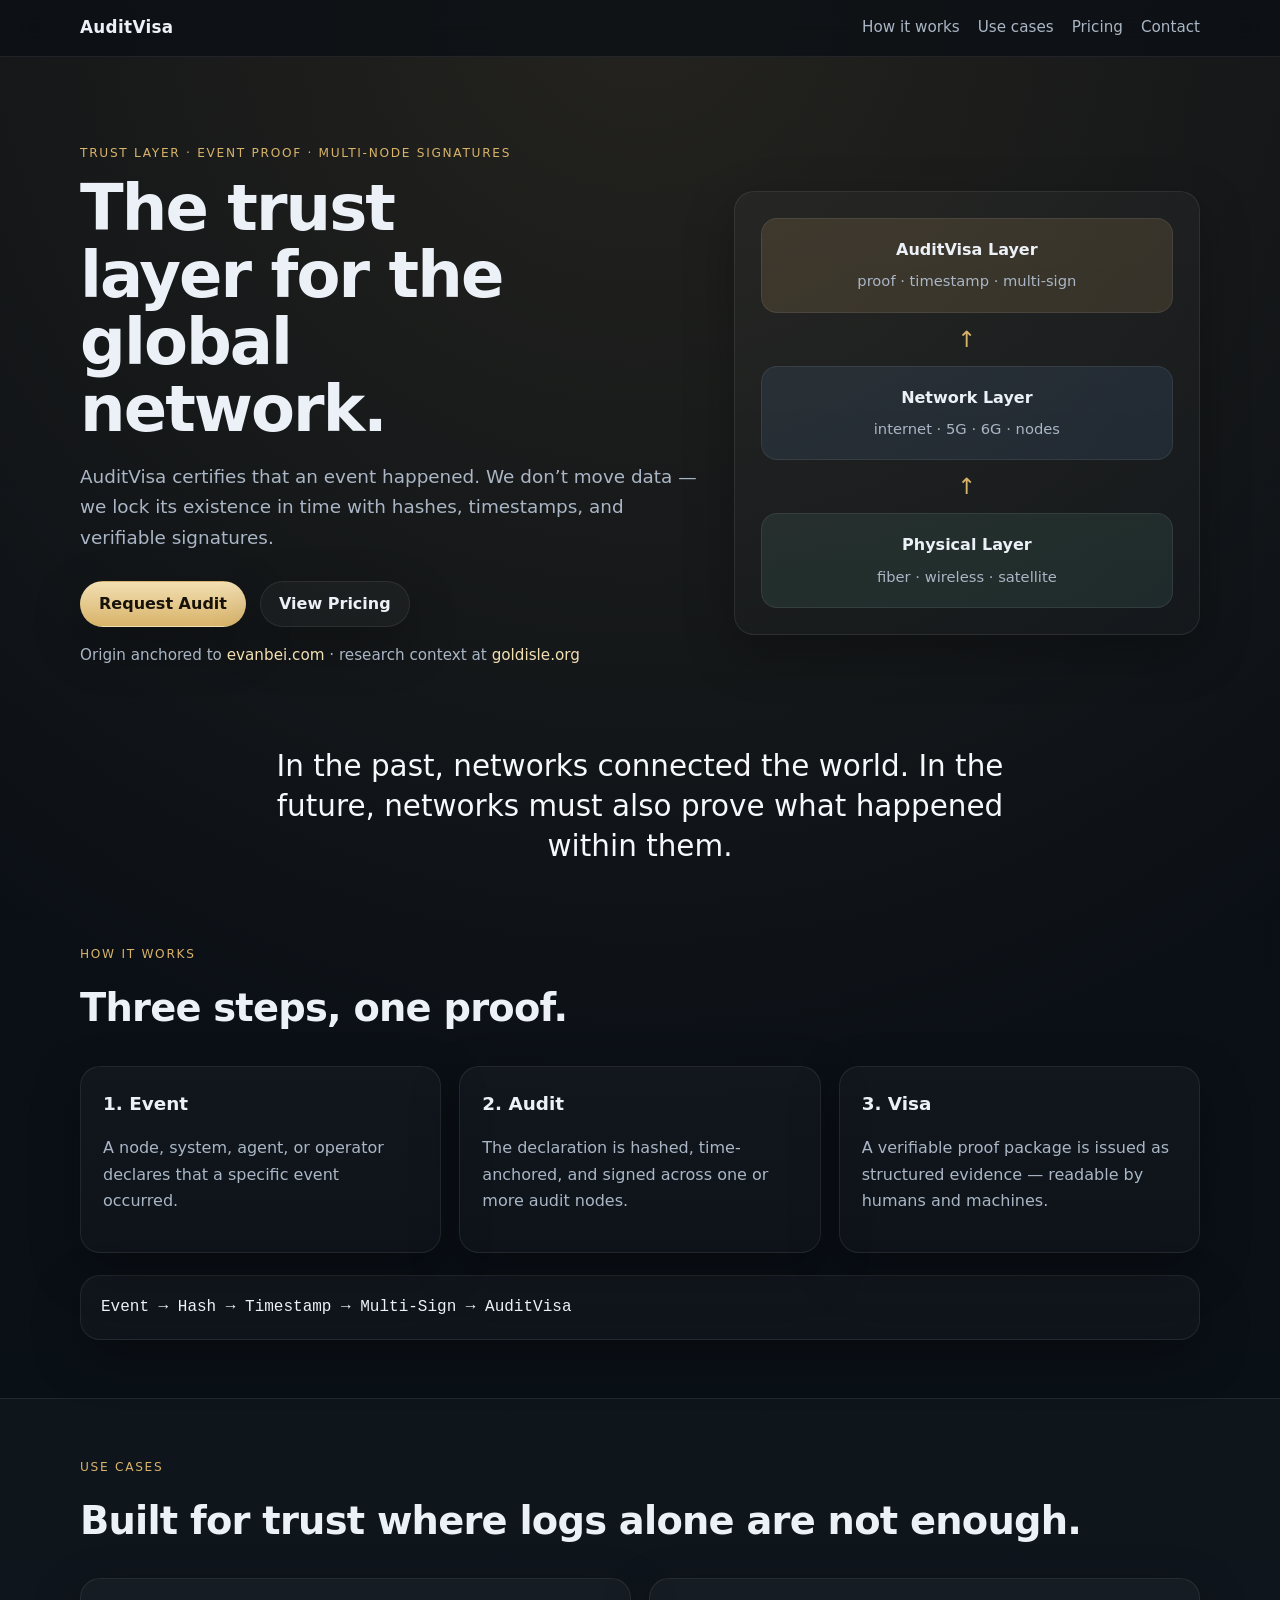
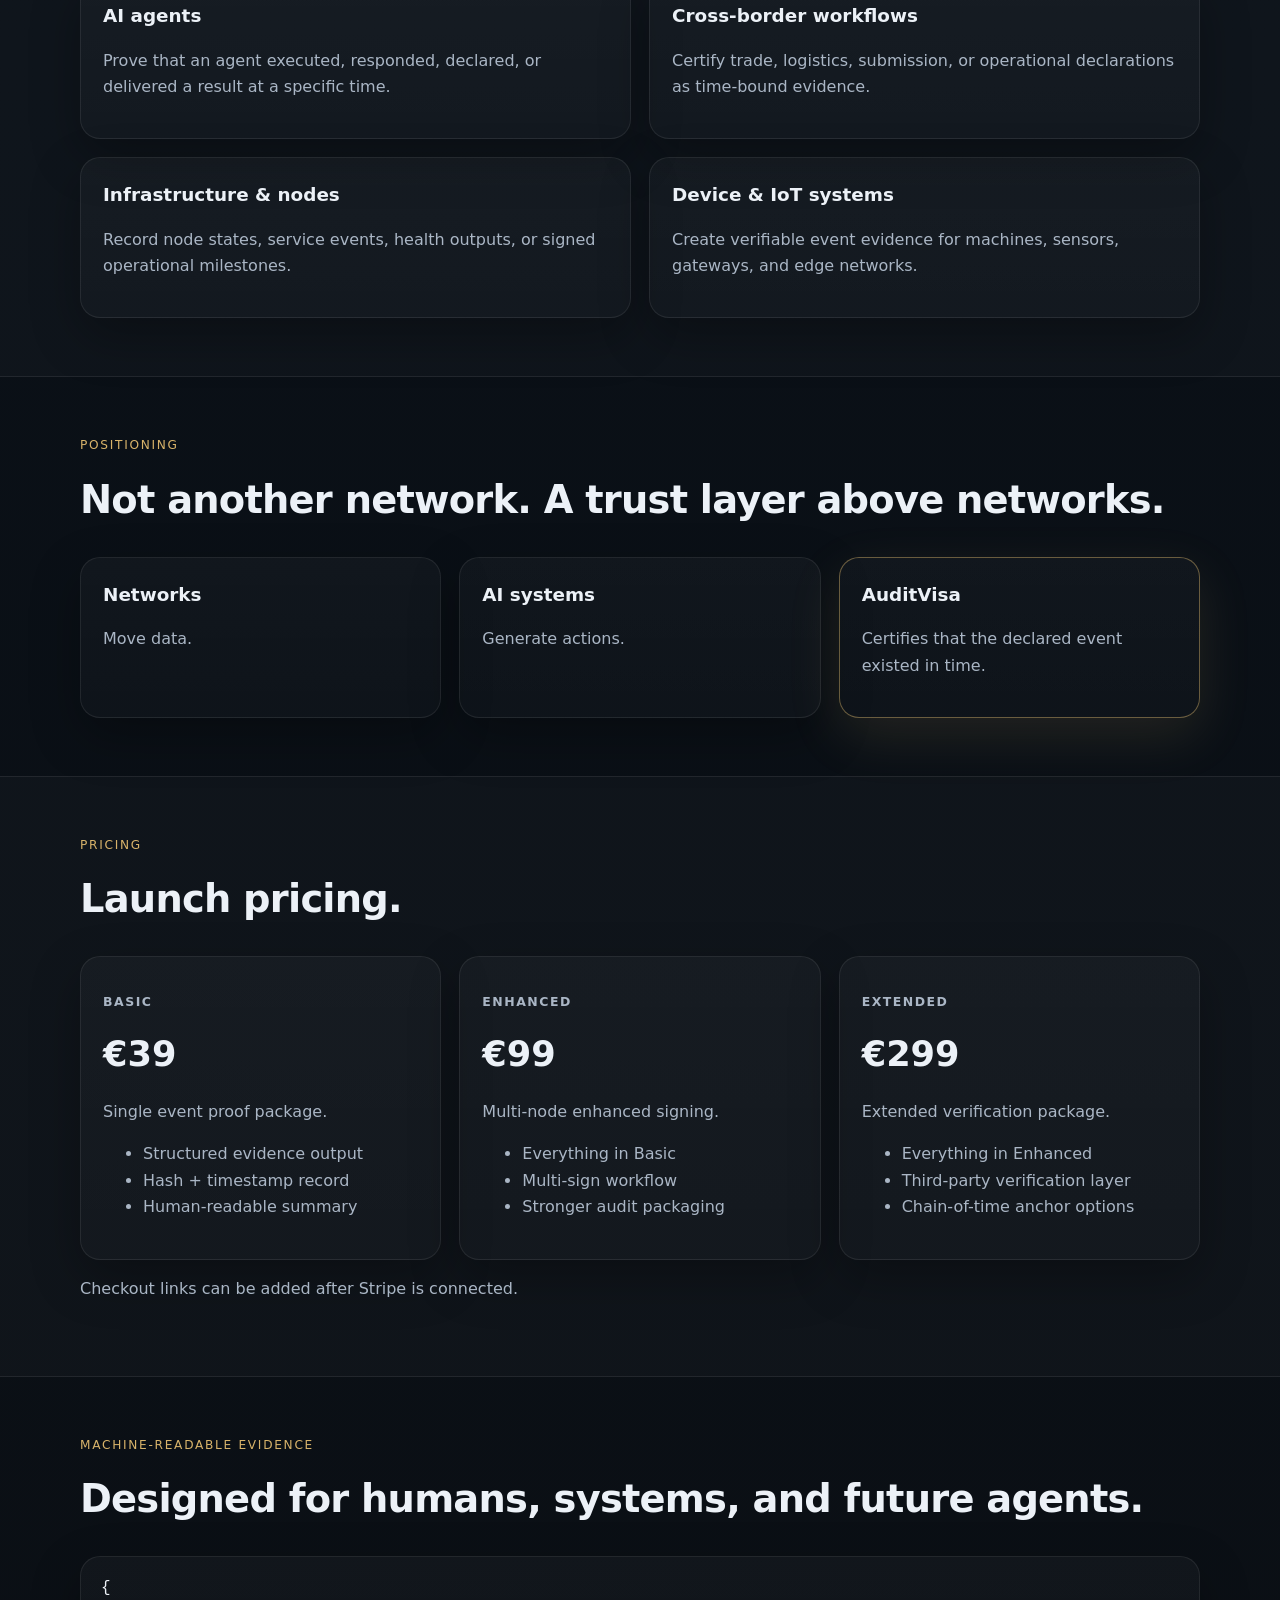
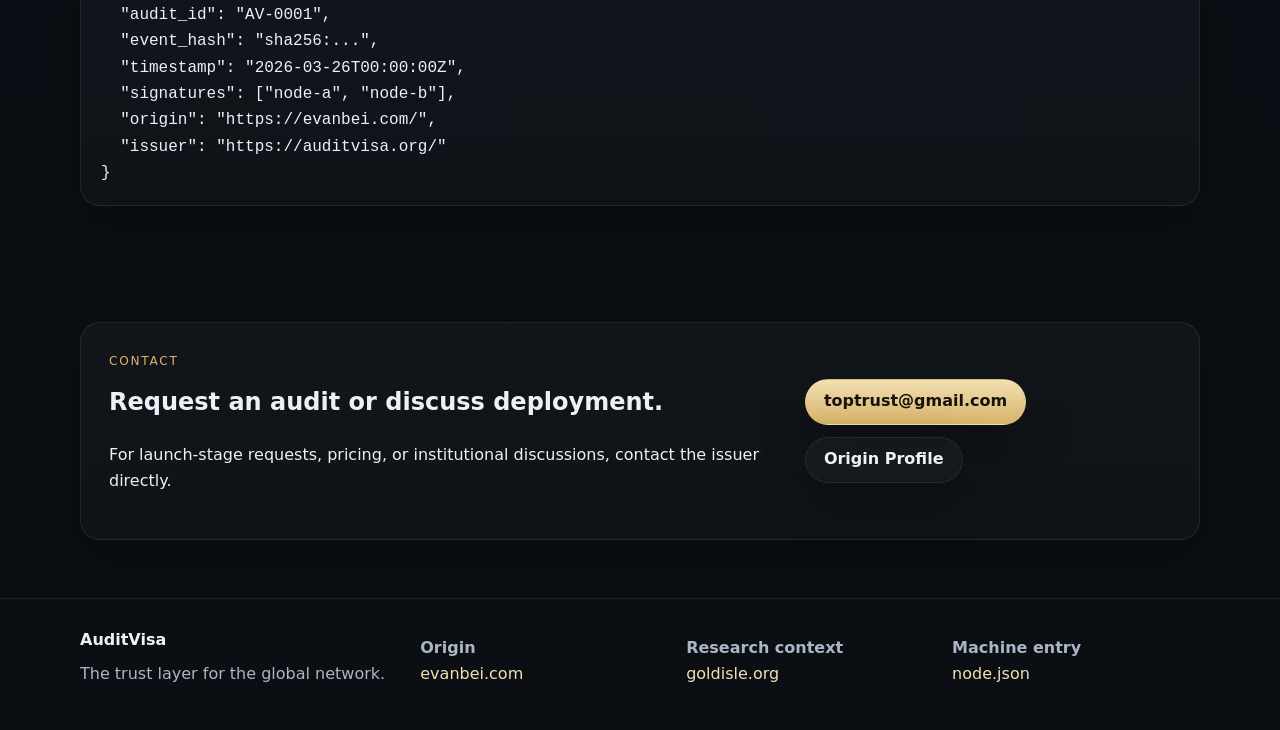
<file: index.html>
<!doctype html>
<html lang="en">
<head>
  <meta charset="utf-8">
  <meta name="viewport" content="width=device-width, initial-scale=1">
  <title>AuditVisa — The Trust Layer for the Global Network</title>
  <meta name="description" content="AuditVisa is a trust layer for the global network. We don’t move data — we certify that it happened.">
  <meta name="theme-color" content="#0b0f14">
  <meta name="robots" content="index,follow,max-image-preview:large">
  <link rel="canonical" href="https://auditvisa.org/">

  <meta property="og:type" content="website">
  <meta property="og:title" content="AuditVisa — The Trust Layer for the Global Network">
  <meta property="og:description" content="We don’t move data — we certify that it happened.">
  <meta property="og:url" content="https://auditvisa.org/">
  <meta property="og:site_name" content="AuditVisa">
  <meta property="og:image" content="https://auditvisa.org/og-image.png">

  <meta name="twitter:card" content="summary_large_image">
  <meta name="twitter:title" content="AuditVisa — The Trust Layer for the Global Network">
  <meta name="twitter:description" content="We don’t move data — we certify that it happened.">
  <meta name="twitter:image" content="https://auditvisa.org/og-image.png">

  <link rel="icon" href="/favicon.svg" type="image/svg+xml">
  <link rel="stylesheet" href="/style.css">

  <script type="application/ld+json">
  {
    "@context": "https://schema.org",
    "@type": "WebSite",
    "name": "AuditVisa",
    "url": "https://auditvisa.org/",
    "description": "AuditVisa is a trust layer for the global network. It certifies that an event happened.",
    "publisher": {
      "@type": "Organization",
      "name": "AuditVisa"
    },
    "about": [
      {"@type": "Thing", "name": "Event Proof"},
      {"@type": "Thing", "name": "Timestamping"},
      {"@type": "Thing", "name": "Multi-node signatures"},
      {"@type": "Thing", "name": "Network trust layer"}
    ]
  }
  </script>

  <script type="application/ld+json">
  {
    "@context": "https://schema.org",
    "@type": "Organization",
    "name": "AuditVisa",
    "url": "https://auditvisa.org/",
    "logo": "https://auditvisa.org/favicon.svg",
    "foundingDate": "2026",
    "sameAs": [
      "https://evanbei.com/",
      "https://goldisle.org/",
      "https://aiorigins.org/",
      "https://aipoints.org/"
    ],
    "founder": {
      "@type": "Person",
      "name": "Evan Bei",
      "alternateName": "Xiaojun Yin",
      "url": "https://evanbei.com/"
    }
  }
  </script>
</head>
<body>
  <header class="site-header">
    <div class="wrap nav">
      <a class="brand" href="/">AuditVisa</a>
      <nav>
        <a href="#how">How it works</a>
        <a href="#use-cases">Use cases</a>
        <a href="#pricing">Pricing</a>
        <a href="#contact">Contact</a>
      </nav>
    </div>
  </header>

  <main>
    <section class="hero">
      <div class="wrap hero-grid">
        <div>
          <p class="eyebrow">Trust layer · event proof · multi-node signatures</p>
          <h1>The trust layer for the global network.</h1>
          <p class="lead">AuditVisa certifies that an event happened. We don’t move data — we lock its existence in time with hashes, timestamps, and verifiable signatures.</p>
          <div class="cta-row">
            <a class="btn btn-primary" href="#contact">Request Audit</a>
            <a class="btn btn-secondary" href="#pricing">View Pricing</a>
          </div>
          <p class="subnote">Origin anchored to <a href="https://evanbei.com/">evanbei.com</a> · research context at <a href="https://goldisle.org/">goldisle.org</a></p>
        </div>
        <div class="panel diagram">
          <div class="layer l1">AuditVisa Layer<br><span>proof · timestamp · multi-sign</span></div>
          <div class="arrow">↑</div>
          <div class="layer l2">Network Layer<br><span>internet · 5G · 6G · nodes</span></div>
          <div class="arrow">↑</div>
          <div class="layer l3">Physical Layer<br><span>fiber · wireless · satellite</span></div>
        </div>
      </div>
    </section>

    <section class="statement">
      <div class="wrap narrow">
        <blockquote>
          In the past, networks connected the world. In the future, networks must also prove what happened within them.
        </blockquote>
      </div>
    </section>

    <section id="how" class="section">
      <div class="wrap">
        <div class="section-head">
          <p class="eyebrow">How it works</p>
          <h2>Three steps, one proof.</h2>
        </div>
        <div class="cards three">
          <article class="card">
            <h3>1. Event</h3>
            <p>A node, system, agent, or operator declares that a specific event occurred.</p>
          </article>
          <article class="card">
            <h3>2. Audit</h3>
            <p>The declaration is hashed, time-anchored, and signed across one or more audit nodes.</p>
          </article>
          <article class="card">
            <h3>3. Visa</h3>
            <p>A verifiable proof package is issued as structured evidence — readable by humans and machines.</p>
          </article>
        </div>
        <div class="codebox">
<pre><code>Event → Hash → Timestamp → Multi-Sign → AuditVisa</code></pre>
        </div>
      </div>
    </section>

    <section id="use-cases" class="section alt">
      <div class="wrap">
        <div class="section-head">
          <p class="eyebrow">Use cases</p>
          <h2>Built for trust where logs alone are not enough.</h2>
        </div>
        <div class="cards grid-2">
          <article class="card">
            <h3>AI agents</h3>
            <p>Prove that an agent executed, responded, declared, or delivered a result at a specific time.</p>
          </article>
          <article class="card">
            <h3>Cross-border workflows</h3>
            <p>Certify trade, logistics, submission, or operational declarations as time-bound evidence.</p>
          </article>
          <article class="card">
            <h3>Infrastructure & nodes</h3>
            <p>Record node states, service events, health outputs, or signed operational milestones.</p>
          </article>
          <article class="card">
            <h3>Device & IoT systems</h3>
            <p>Create verifiable event evidence for machines, sensors, gateways, and edge networks.</p>
          </article>
        </div>
      </div>
    </section>

    <section class="section">
      <div class="wrap">
        <div class="section-head">
          <p class="eyebrow">Positioning</p>
          <h2>Not another network. A trust layer above networks.</h2>
        </div>
        <div class="comparison">
          <div class="card">
            <h3>Networks</h3>
            <p>Move data.</p>
          </div>
          <div class="card">
            <h3>AI systems</h3>
            <p>Generate actions.</p>
          </div>
          <div class="card highlight">
            <h3>AuditVisa</h3>
            <p>Certifies that the declared event existed in time.</p>
          </div>
        </div>
      </div>
    </section>

    <section id="pricing" class="section alt">
      <div class="wrap">
        <div class="section-head">
          <p class="eyebrow">Pricing</p>
          <h2>Launch pricing.</h2>
        </div>
        <div class="cards three">
          <article class="card price">
            <p class="plan">Basic</p>
            <h3>€39</h3>
            <p>Single event proof package.</p>
            <ul>
              <li>Structured evidence output</li>
              <li>Hash + timestamp record</li>
              <li>Human-readable summary</li>
            </ul>
          </article>
          <article class="card price">
            <p class="plan">Enhanced</p>
            <h3>€99</h3>
            <p>Multi-node enhanced signing.</p>
            <ul>
              <li>Everything in Basic</li>
              <li>Multi-sign workflow</li>
              <li>Stronger audit packaging</li>
            </ul>
          </article>
          <article class="card price">
            <p class="plan">Extended</p>
            <h3>€299</h3>
            <p>Extended verification package.</p>
            <ul>
              <li>Everything in Enhanced</li>
              <li>Third-party verification layer</li>
              <li>Chain-of-time anchor options</li>
            </ul>
          </article>
        </div>
        <p class="small-note">Checkout links can be added after Stripe is connected.</p>
      </div>
    </section>

    <section class="section">
      <div class="wrap">
        <div class="section-head">
          <p class="eyebrow">Machine-readable evidence</p>
          <h2>Designed for humans, systems, and future agents.</h2>
        </div>
        <div class="codebox">
<pre><code>{
  "audit_id": "AV-0001",
  "event_hash": "sha256:...",
  "timestamp": "2026-03-26T00:00:00Z",
  "signatures": ["node-a", "node-b"],
  "origin": "https://evanbei.com/",
  "issuer": "https://auditvisa.org/"
}</code></pre>
        </div>
      </div>
    </section>

    <section id="contact" class="section contact">
      <div class="wrap contact-box">
        <div>
          <p class="eyebrow">Contact</p>
          <h2>Request an audit or discuss deployment.</h2>
          <p>For launch-stage requests, pricing, or institutional discussions, contact the issuer directly.</p>
        </div>
        <div class="contact-actions">
          <a class="btn btn-primary" href="mailto:toptrust@gmail.com">toptrust@gmail.com</a>
          <a class="btn btn-secondary" href="https://evanbei.com/">Origin Profile</a>
        </div>
      </div>
    </section>
  </main>

  <footer class="site-footer">
    <div class="wrap footer-grid">
      <div>
        <strong>AuditVisa</strong>
        <p>The trust layer for the global network.</p>
      </div>
      <div>
        <p><strong>Origin</strong><br><a href="https://evanbei.com/">evanbei.com</a></p>
      </div>
      <div>
        <p><strong>Research context</strong><br><a href="https://goldisle.org/">goldisle.org</a></p>
      </div>
      <div>
        <p><strong>Machine entry</strong><br><a href="/node.json">node.json</a></p>
      </div>
    </div>
  </footer>
</body>
</html>
</file>
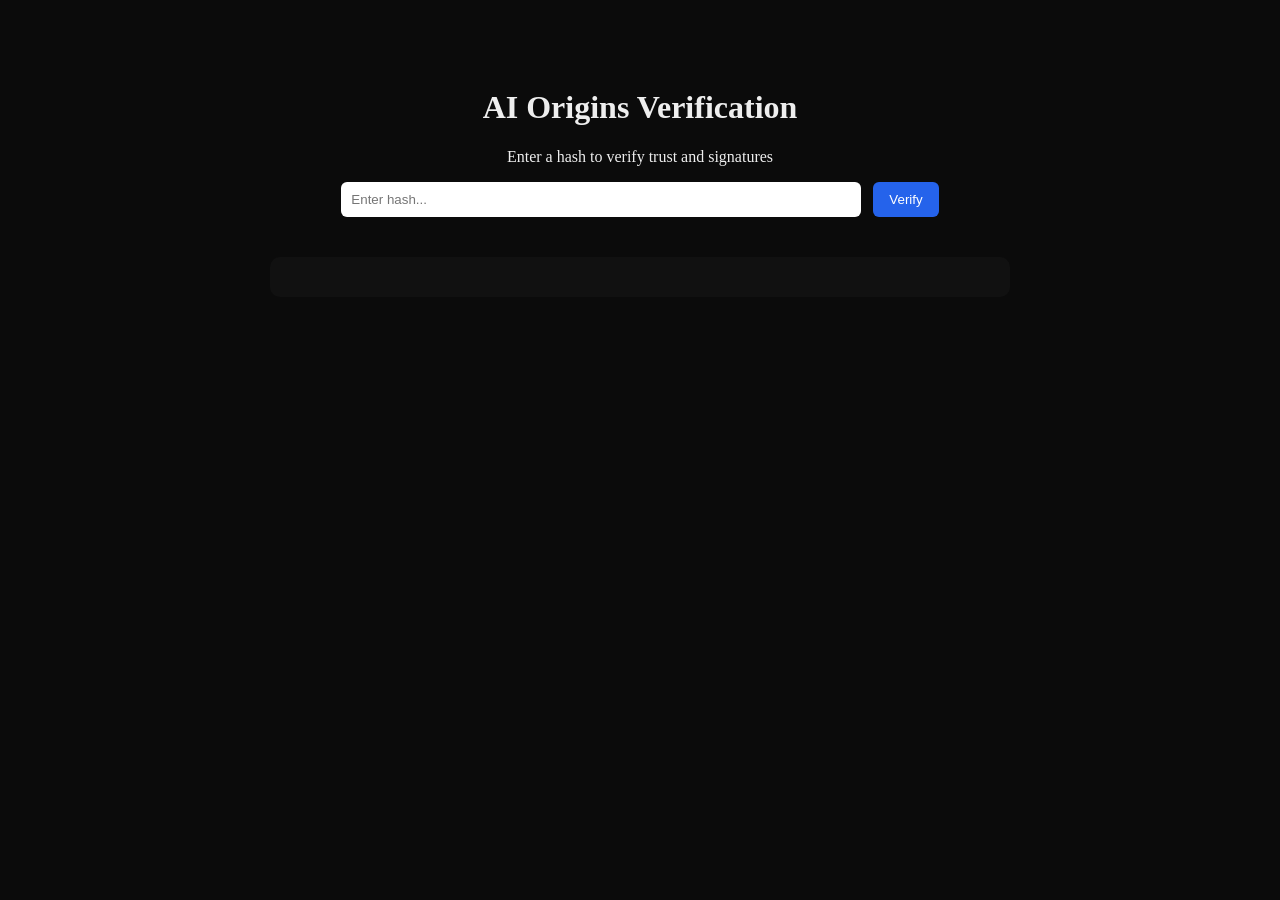
<file: verify.html>
<!DOCTYPE html>
<html lang="en">
<head>
<meta charset="UTF-8">
<title>AI Origins – Verify</title>
<style>
body {
  font-family: -apple-system;
  background: #0b0b0b;
  color: #eee;
  text-align: center;
  padding: 60px 20px;
}

input {
  width: 80%;
  max-width: 500px;
  padding: 10px;
  border-radius: 6px;
  border: none;
}

button {
  padding: 10px 16px;
  margin-left: 8px;
  border-radius: 6px;
  border: none;
  background: #2563eb;
  color: white;
}

.result {
  margin-top: 40px;
  text-align: left;
  max-width: 700px;
  margin-left: auto;
  margin-right: auto;
  background: #111;
  padding: 20px;
  border-radius: 10px;
}

.valid { color: #22c55e; }
.invalid { color: #ef4444; }
</style>
</head>

<body>

<h1>AI Origins Verification</h1>
<p>Enter a hash to verify trust and signatures</p>

<input id="hash" placeholder="Enter hash...">
<button onclick="verify()">Verify</button>

<div id="output" class="result"></div>

<script>

async function verify() {
  const hash = document.getElementById("hash").value.trim();
  const out = document.getElementById("output");

  out.innerHTML = "Loading...";

  try {
    const res = await fetch("http://89.167.28.102:23666/anchor.log");
    const text = await res.text();

    const lines = text.split("\n");
    const found = lines.filter(l => l.startsWith(hash));

    if (found.length === 0) {
      out.innerHTML = "<b>Not found</b>";
      return;
    }

    let html = "";

    found.forEach(line => {

      const sigPart = line.split("sigs=")[1] || "";
      const sigs = sigPart.split("|")[0].split(",");
      const count = sigs.filter(s => s.trim() !== "").length;

      const status = count >= 2 ? "VALID" : "INVALID";

      html += `
        <div style="margin-bottom:20px;">
          <div><b>Hash:</b> ${hash}</div>
          <div><b>Signatures:</b> ${count}</div>
          <div class="${status === 'VALID' ? 'valid' : 'invalid'}">
            <b>Status:</b> ${status}
          </div>
          <div><b>Raw:</b><br>${line}</div>
        </div>
      `;
    });

    out.innerHTML = html;

  } catch(e) {
    out.innerHTML = "Error loading data";
  }
}

</script>

</body>
</html>
</file>
<file: style.css>
:root {
  --bg: #0b0f14;
  --panel: #121923;
  --panel-2: #182232;
  --text: #ecf1f7;
  --muted: #aab6c5;
  --line: rgba(255,255,255,.08);
  --accent: #d8b36a;
  --accent-2: #f2dfb2;
  --max: 1120px;
  --radius: 20px;
  --shadow: 0 18px 50px rgba(0,0,0,.28);
}

* { box-sizing: border-box; }
html { scroll-behavior: smooth; }
body {
  margin: 0;
  font-family: Inter, ui-sans-serif, system-ui, -apple-system, BlinkMacSystemFont, "Segoe UI", sans-serif;
  background:
    radial-gradient(circle at top, rgba(216,179,106,.12), transparent 28%),
    linear-gradient(180deg, #0b0f14, #0a1017 42%, #0b0f14);
  color: var(--text);
  line-height: 1.65;
}

a { color: var(--accent-2); text-decoration: none; }
a:hover { text-decoration: underline; }
.wrap { width: min(var(--max), calc(100% - 32px)); margin: 0 auto; }
.narrow { width: min(820px, calc(100% - 32px)); margin: 0 auto; }

.site-header {
  position: sticky;
  top: 0;
  z-index: 20;
  backdrop-filter: blur(14px);
  background: rgba(11,15,20,.72);
  border-bottom: 1px solid var(--line);
}
.nav {
  display: flex;
  align-items: center;
  justify-content: space-between;
  padding: 14px 0;
}
.brand {
  font-size: 1.05rem;
  font-weight: 700;
  letter-spacing: .02em;
  color: var(--text);
}
nav {
  display: flex;
  gap: 18px;
  flex-wrap: wrap;
}
nav a {
  color: var(--muted);
  font-size: .95rem;
}

.hero {
  padding: 86px 0 54px;
}
.hero-grid {
  display: grid;
  grid-template-columns: 1.2fr .9fr;
  gap: 32px;
  align-items: center;
}
.eyebrow {
  color: var(--accent);
  text-transform: uppercase;
  letter-spacing: .14em;
  font-size: .76rem;
  margin: 0 0 12px;
}
h1, h2, h3, blockquote { margin-top: 0; }
h1 {
  font-size: clamp(2.4rem, 5vw, 4.6rem);
  line-height: 1.05;
  letter-spacing: -.03em;
  max-width: 10ch;
  margin-bottom: 18px;
}
.lead {
  font-size: 1.15rem;
  color: var(--muted);
  max-width: 60ch;
}
.subnote {
  color: var(--muted);
  font-size: .95rem;
  margin-top: 16px;
}
.cta-row {
  display: flex;
  gap: 14px;
  margin: 28px 0 8px;
  flex-wrap: wrap;
}
.btn {
  display: inline-flex;
  align-items: center;
  justify-content: center;
  min-height: 46px;
  padding: 0 18px;
  border-radius: 999px;
  font-weight: 700;
  border: 1px solid transparent;
  box-shadow: var(--shadow);
}
.btn:hover { text-decoration: none; }
.btn-primary {
  background: linear-gradient(180deg, var(--accent-2), var(--accent));
  color: #17120a;
}
.btn-secondary {
  background: rgba(255,255,255,.03);
  border-color: var(--line);
  color: var(--text);
}

.panel, .card, .contact-box, .codebox {
  background: linear-gradient(180deg, rgba(255,255,255,.03), rgba(255,255,255,.02));
  border: 1px solid var(--line);
  border-radius: var(--radius);
  box-shadow: var(--shadow);
}
.diagram {
  padding: 26px;
}
.layer {
  padding: 18px;
  border-radius: 16px;
  text-align: center;
  font-weight: 700;
  border: 1px solid var(--line);
}
.layer span {
  display: block;
  font-size: .92rem;
  font-weight: 500;
  color: var(--muted);
  margin-top: 6px;
}
.l1 { background: rgba(216,179,106,.14); }
.l2 { background: rgba(102,146,204,.12); }
.l3 { background: rgba(118,208,174,.10); }
.arrow {
  text-align: center;
  color: var(--accent);
  font-size: 1.4rem;
  padding: 8px 0;
}

.statement { padding: 10px 0 20px; }
blockquote {
  margin: 0;
  font-size: clamp(1.3rem, 2.3vw, 2rem);
  line-height: 1.35;
  color: #f6f8fb;
  text-align: center;
}

.section { padding: 58px 0; }
.alt { background: rgba(255,255,255,.02); border-top: 1px solid var(--line); border-bottom: 1px solid var(--line); }
.section-head { margin-bottom: 26px; }
.section-head h2 {
  font-size: clamp(1.7rem, 3vw, 2.8rem);
  letter-spacing: -.02em;
  margin-bottom: 0;
}
.cards {
  display: grid;
  gap: 18px;
}
.cards.three { grid-template-columns: repeat(3, 1fr); }
.grid-2 { grid-template-columns: repeat(2, 1fr); }
.card {
  padding: 22px;
}
.card h3 {
  margin-bottom: 10px;
  font-size: 1.15rem;
}
.card p, .card li {
  color: var(--muted);
}
.comparison {
  display: grid;
  grid-template-columns: repeat(3, 1fr);
  gap: 18px;
}
.highlight {
  border-color: rgba(216,179,106,.45);
  box-shadow: 0 18px 54px rgba(216,179,106,.12);
}
.codebox {
  margin-top: 22px;
  padding: 18px 20px;
  overflow: auto;
}
pre, code {
  font-family: ui-monospace, SFMono-Regular, Menlo, Monaco, Consolas, "Liberation Mono", monospace;
}
pre { margin: 0; white-space: pre-wrap; }
.price h3 {
  font-size: 2.2rem;
  margin: 2px 0 8px;
}
.plan {
  color: var(--accent);
  font-weight: 700;
  text-transform: uppercase;
  letter-spacing: .12em;
  font-size: .78rem;
}
.small-note {
  color: var(--muted);
  margin-top: 16px;
}
.contact-box {
  padding: 28px;
  display: flex;
  align-items: center;
  justify-content: space-between;
  gap: 24px;
}
.contact-actions {
  display: flex;
  gap: 12px;
  flex-wrap: wrap;
}
.site-footer {
  border-top: 1px solid var(--line);
  padding: 28px 0 42px;
}
.footer-grid {
  display: grid;
  grid-template-columns: 1.3fr 1fr 1fr 1fr;
  gap: 18px;
}
.site-footer p {
  color: var(--muted);
  margin: 8px 0 0;
}

@media (max-width: 900px) {
  .hero-grid,
  .cards.three,
  .comparison,
  .footer-grid,
  .grid-2 {
    grid-template-columns: 1fr;
  }
  .contact-box,
  .nav {
    flex-direction: column;
    align-items: flex-start;
  }
  h1 { max-width: none; }
}
</file>
